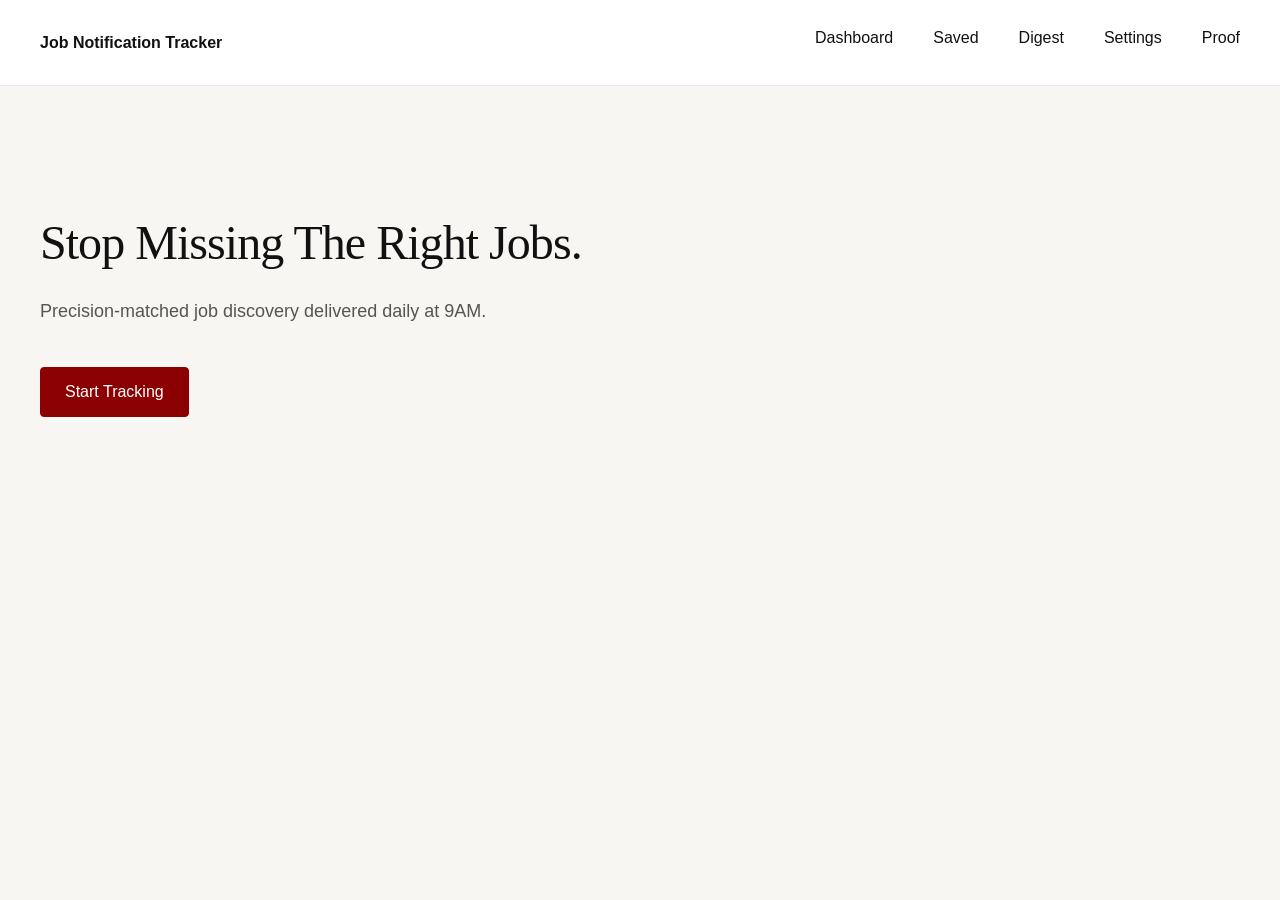
<file: index.html>
<!DOCTYPE html>
<html lang="en">
<head>
  <meta charset="UTF-8">
  <meta name="viewport" content="width=device-width, initial-scale=1.0">
  <title>Job Notification Tracker</title>
  <link rel="stylesheet" href="design-system/index.css">
  <link rel="stylesheet" href="design-system/app.css">
</head>
<body>
  <div class="app-shell">
    <header class="app-nav">
      <a href="/" class="app-nav-brand">Job Notification Tracker</a>
      <nav class="app-nav-links" aria-label="Main">
        <a class="app-nav-link" href="/dashboard">Dashboard</a>
        <a class="app-nav-link" href="/saved">Saved</a>
        <a class="app-nav-link" href="/digest">Digest</a>
        <a class="app-nav-link" href="/settings">Settings</a>
        <a class="app-nav-link" href="/proof">Proof</a>
      </nav>
      <button type="button" class="app-nav-toggle" id="app-nav-toggle" aria-label="Open menu" aria-expanded="false">
        <span class="app-nav-toggle-icon" aria-hidden="true">
          <span></span>
          <span></span>
          <span></span>
        </span>
      </button>
    </header>
    <main id="app-content" class="app-main">
      <div class="landing">
        <h1 class="landing-headline">Stop Missing The Right Jobs.</h1>
        <p class="landing-subtext">Precision-matched job discovery delivered daily at 9AM.</p>
        <a href="/settings" class="btn btn-primary landing-cta">Start Tracking</a>
      </div>
    </main>
  </div>
  <script src="js/jobs-data.js"></script>
  <script src="js/app.js"></script>
</body>
</html>
</file>
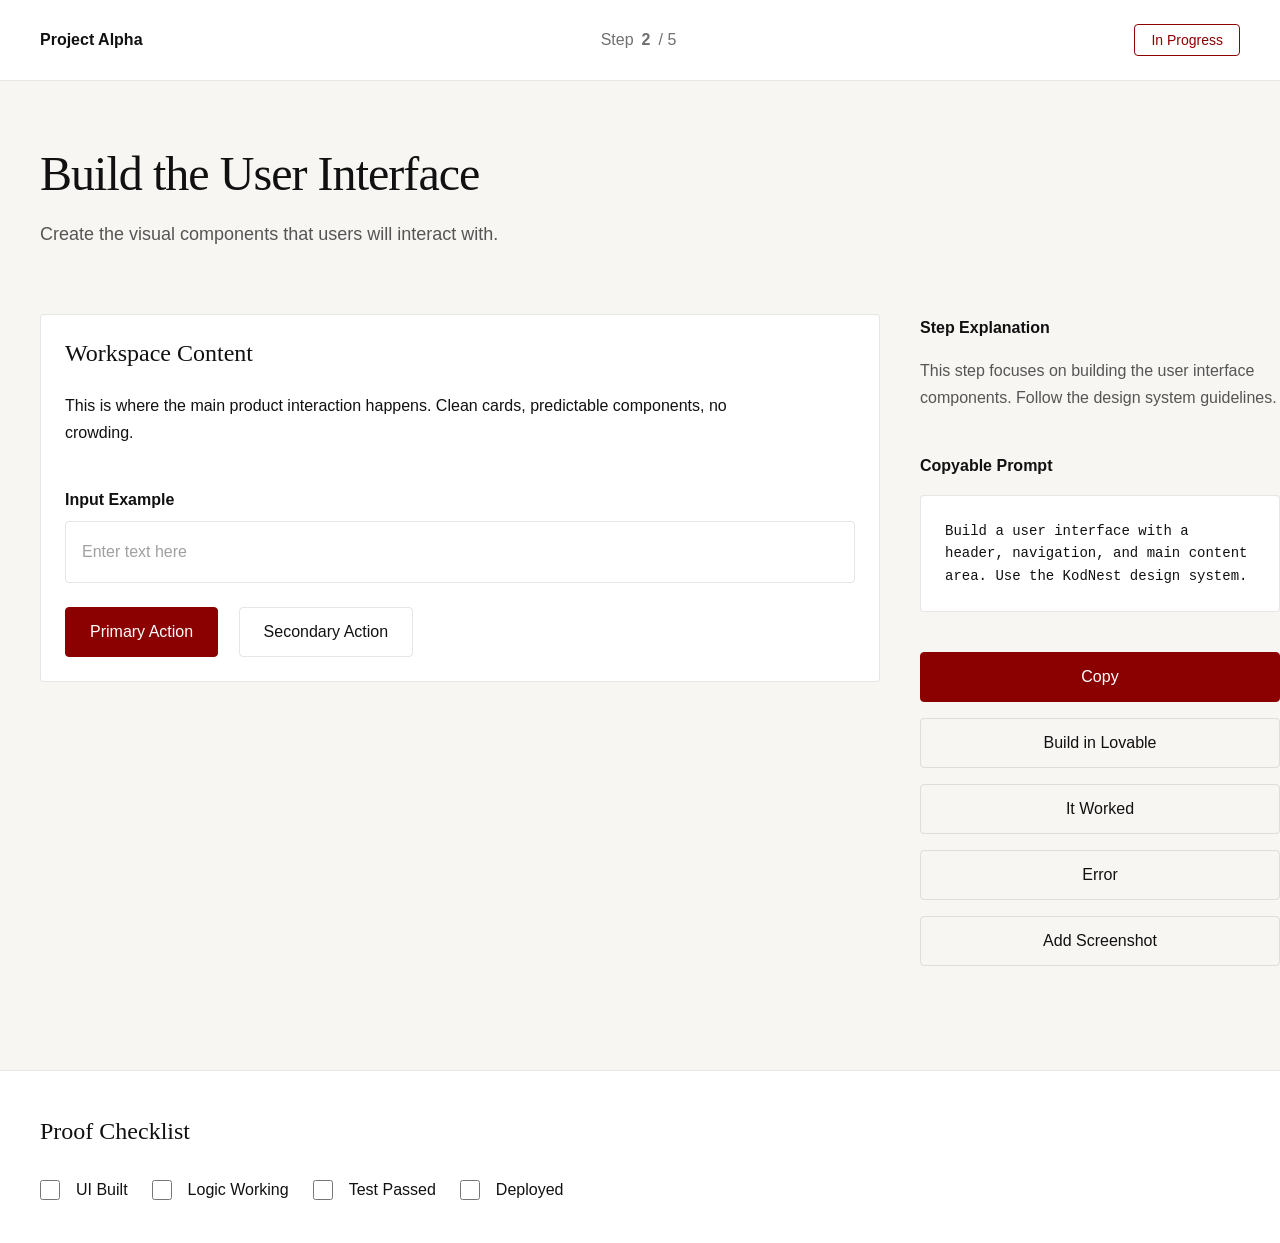
<file: demo.html>
<!DOCTYPE html>
<html lang="en">
<head>
  <meta charset="UTF-8">
  <meta name="viewport" content="width=device-width, initial-scale=1.0">
  <title>KodNest Premium Build System - Demo</title>
  <link rel="stylesheet" href="design-system/index.css">
</head>
<body>
  <div class="app-container">
    <!-- Top Bar -->
    <div class="top-bar">
      <div class="top-bar-left">Project Alpha</div>
      <div class="top-bar-center">Step <strong>2</strong> / 5</div>
      <div class="top-bar-right">
        <span class="badge badge-in-progress">In Progress</span>
      </div>
    </div>

    <!-- Context Header -->
    <div class="context-header">
      <h1>Build the User Interface</h1>
      <p class="context-header-subtext">Create the visual components that users will interact with.</p>
    </div>

    <!-- Main Content -->
    <div class="main-content">
      <!-- Primary Workspace -->
      <div class="primary-workspace">
        <div class="card">
          <div class="card-header">
            <h3 class="card-title">Workspace Content</h3>
          </div>
          <div class="card-body">
            <p>This is where the main product interaction happens. Clean cards, predictable components, no crowding.</p>
            
            <div style="margin-top: var(--spacing-lg);">
              <label style="display: block; margin-bottom: var(--spacing-xs); font-weight: 600;">Input Example</label>
              <input type="text" class="input" placeholder="Enter text here">
            </div>

            <div style="margin-top: var(--spacing-md);">
              <button class="btn btn-primary">Primary Action</button>
              <button class="btn btn-secondary" style="margin-left: var(--spacing-sm);">Secondary Action</button>
            </div>
          </div>
        </div>
      </div>

      <!-- Secondary Panel -->
      <div class="secondary-panel">
        <div class="secondary-panel-section">
          <div class="secondary-panel-title">Step Explanation</div>
          <p class="secondary-panel-text">This step focuses on building the user interface components. Follow the design system guidelines.</p>
        </div>

        <div class="secondary-panel-section">
          <div class="secondary-panel-title">Copyable Prompt</div>
          <div class="prompt-box">Build a user interface with a header, navigation, and main content area. Use the KodNest design system.</div>
        </div>

        <div class="secondary-panel-section">
          <div class="secondary-panel-actions">
            <button class="btn btn-primary">Copy</button>
            <button class="btn btn-secondary">Build in Lovable</button>
            <button class="btn btn-secondary">It Worked</button>
            <button class="btn btn-secondary">Error</button>
            <button class="btn btn-secondary">Add Screenshot</button>
          </div>
        </div>
      </div>
    </div>

    <!-- Proof Footer -->
    <div class="proof-footer">
      <div class="proof-footer-title">Proof Checklist</div>
      <div class="proof-checklist">
        <label class="proof-item checkbox">
          <input type="checkbox" class="checkbox-input">
          <span class="checkbox-label">UI Built</span>
        </label>
        <label class="proof-item checkbox">
          <input type="checkbox" class="checkbox-input">
          <span class="checkbox-label">Logic Working</span>
        </label>
        <label class="proof-item checkbox">
          <input type="checkbox" class="checkbox-input">
          <span class="checkbox-label">Test Passed</span>
        </label>
        <label class="proof-item checkbox">
          <input type="checkbox" class="checkbox-input">
          <span class="checkbox-label">Deployed</span>
        </label>
      </div>
    </div>
  </div>
</body>
</html>
</file>
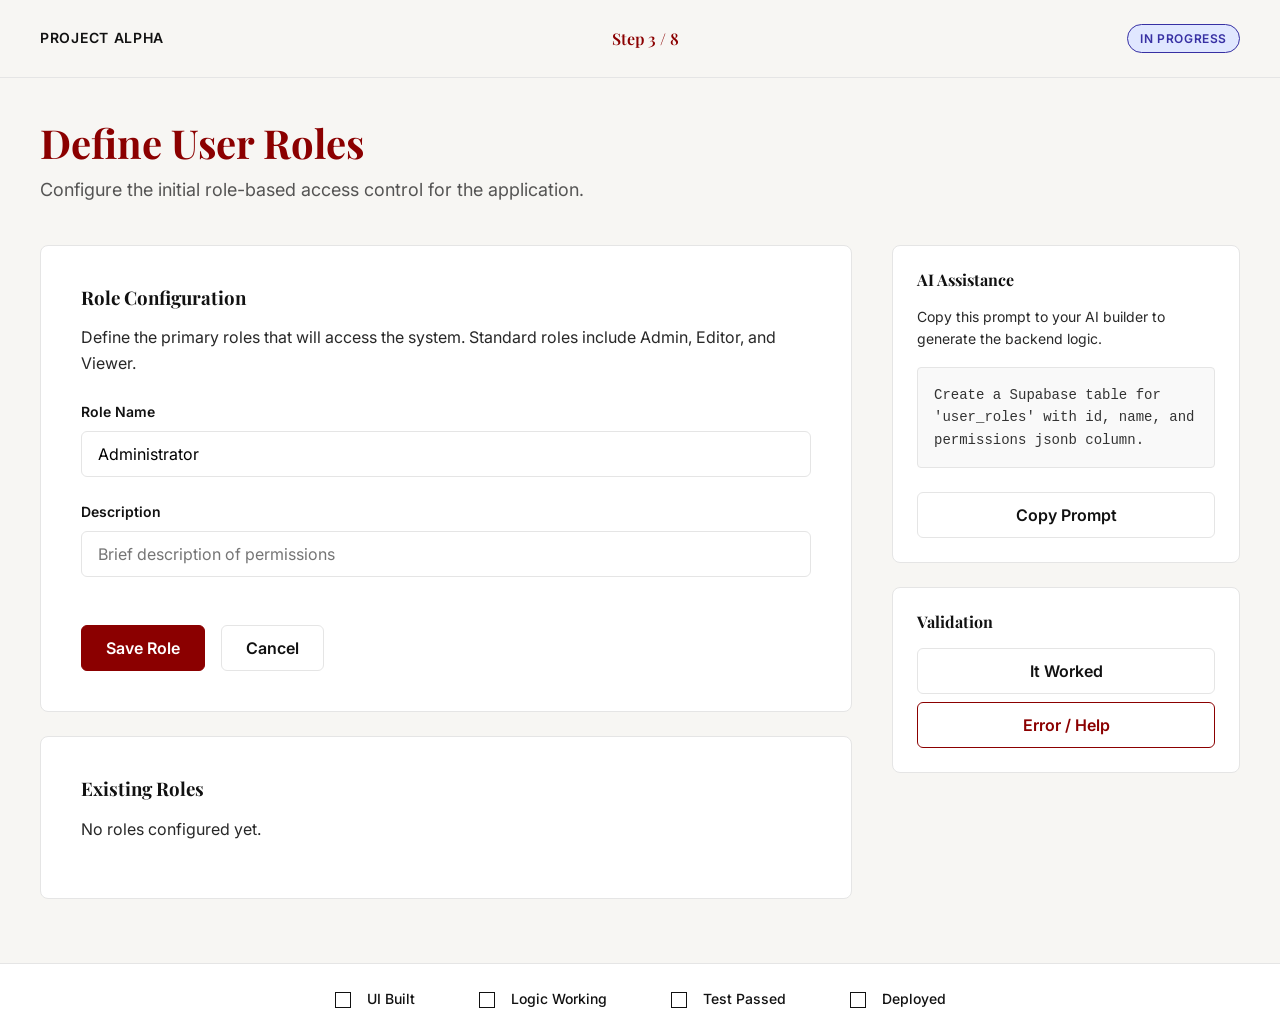
<file: design-system/preview.html>
<!DOCTYPE html>
<html lang="en">
<head>
  <meta charset="UTF-8">
  <title>KodNest Premium Build System — Preview</title>
  <link rel="stylesheet" href="kodnest.css">
  <style>
    /* Inline styles for preview purposes only (e.g. checkbox state simulation) */
    .checkbox-mock {
      width: 16px; 
      height: 16px; 
      border: 1px solid var(--kn-color-text); 
      display: inline-block;
      margin-right: 8px;
    }
  </style>
</head>
<body>

  <div class="kn-layout">
    
    <!-- 1. TOP BAR -->
    <header class="kn-top-bar">
      <div class="kn-top-bar-title">Project Alpha</div>
      <div class="kn-progress-indicator">Step 3 / 8</div>
      <div class="kn-status-badge in-progress">In Progress</div>
    </header>

    <!-- 2. CONTEXT HEADER -->
    <section class="kn-context-header">
      <h1>Define User Roles</h1>
      <p>Configure the initial role-based access control for the application.</p>
    </section>

    <!-- 3. MAIN CONTENT (Workspace + Panel) -->
    <main class="kn-content-grid">
      
      <!-- Primary Workspace (70%) -->
      <div class="kn-workspace">
        <div class="kn-card">
          <h3>Role Configuration</h3>
          <p>Define the primary roles that will access the system. Standard roles include Admin, Editor, and Viewer.</p>
          
          <div style="margin-top: 24px;">
            <label class="kn-label">Role Name</label>
            <input type="text" class="kn-input" placeholder="e.g. Super Admin" value="Administrator">
            
            <label class="kn-label">Description</label>
            <input type="text" class="kn-input" placeholder="Brief description of permissions">
            
            <div style="display: flex; gap: 16px; margin-top: 24px;">
              <button class="kn-btn kn-btn-primary">Save Role</button>
              <button class="kn-btn kn-btn-secondary">Cancel</button>
            </div>
          </div>
        </div>

        <div class="kn-card">
          <h3>Existing Roles</h3>
          <p>No roles configured yet.</p>
        </div>
      </div>

      <!-- Secondary Panel (30%) -->
      <aside class="kn-secondary-panel">
        <div class="kn-panel-box">
          <h4>AI Assistance</h4>
          <p style="font-size: 0.875rem;">Copy this prompt to your AI builder to generate the backend logic.</p>
          
          <div class="kn-prompt-box">
            Create a Supabase table for 'user_roles' with id, name, and permissions jsonb column.
          </div>
          
          <button class="kn-btn kn-btn-secondary" style="width: 100%; justify-content: center;">Copy Prompt</button>
        </div>

        <div class="kn-panel-box">
          <h4>Validation</h4>
          <button class="kn-btn kn-btn-secondary" style="width: 100%; justify-content: center; margin-bottom: 8px;">It Worked</button>
          <button class="kn-btn kn-btn-secondary" style="width: 100%; justify-content: center; color: var(--kn-color-accent); border-color: var(--kn-color-accent);">Error / Help</button>
        </div>
      </aside>

    </main>

    <!-- 4. PROOF FOOTER -->
    <footer class="kn-proof-footer">
      <div class="kn-proof-item"><span class="checkbox-mock"></span> UI Built</div>
      <div class="kn-proof-item"><span class="checkbox-mock"></span> Logic Working</div>
      <div class="kn-proof-item"><span class="checkbox-mock"></span> Test Passed</div>
      <div class="kn-proof-item"><span class="checkbox-mock"></span> Deployed</div>
    </footer>

  </div>

</body>
</html>
</file>
<file: design-system/index.css>
/* KodNest Premium Build System - Main Entry Point */

@import './tokens.css';
@import './base.css';
@import './components.css';
@import './layout.css';
</file>
<file: design-system/app.css>
/* KodNest Premium Build System - Job Notification Tracker App Shell */

/* App layout */
.app-shell {
  min-height: 100vh;
  display: flex;
  flex-direction: column;
  background-color: var(--color-background);
}

/* Top navigation bar */
.app-nav {
  display: flex;
  align-items: center;
  justify-content: space-between;
  padding: var(--spacing-md) var(--spacing-lg);
  background-color: #FFFFFF;
  border-bottom: var(--border-width) solid var(--border-color);
}

.app-nav-brand {
  font-family: var(--font-body);
  font-size: var(--font-size-body);
  font-weight: 600;
  color: var(--color-text-primary);
  text-decoration: none;
  transition: color var(--transition-speed) var(--transition-easing);
}

.app-nav-brand:hover {
  color: var(--color-accent);
}

.app-nav-links {
  display: flex;
  align-items: center;
  gap: var(--spacing-lg);
}

.app-nav-links a {
  font-family: var(--font-body);
  font-size: var(--font-size-body);
  color: var(--color-text-primary);
  text-decoration: none;
  padding-bottom: var(--spacing-xs);
  border-bottom: 2px solid transparent;
  transition: border-color var(--transition-speed) var(--transition-easing),
    color var(--transition-speed) var(--transition-easing);
}

.app-nav-links a:hover {
  color: var(--color-accent);
}

.app-nav-links a.active {
  color: var(--color-accent);
  border-bottom-color: var(--color-accent);
}

/* Hamburger (mobile) */
.app-nav-toggle {
  display: none;
  align-items: center;
  justify-content: center;
  width: 40px;
  height: 40px;
  padding: 0;
  background: none;
  border: var(--border-width) solid var(--border-color);
  border-radius: var(--border-radius);
  cursor: pointer;
  color: var(--color-text-primary);
  transition: border-color var(--transition-speed) var(--transition-easing),
    background-color var(--transition-speed) var(--transition-easing);
}

.app-nav-toggle:hover {
  border-color: var(--color-accent);
  background-color: rgba(139, 0, 0, 0.05);
}

.app-nav-toggle-icon {
  display: flex;
  flex-direction: column;
  gap: 5px;
}

.app-nav-toggle-icon span {
  display: block;
  width: 20px;
  height: 2px;
  background-color: var(--color-text-primary);
  transition: transform var(--transition-speed) var(--transition-easing);
}

.app-nav-toggle[aria-expanded="true"] .app-nav-toggle-icon span:nth-child(1) {
  transform: translateY(7px) rotate(45deg);
}

.app-nav-toggle[aria-expanded="true"] .app-nav-toggle-icon span:nth-child(2) {
  opacity: 0;
}

.app-nav-toggle[aria-expanded="true"] .app-nav-toggle-icon span:nth-child(3) {
  transform: translateY(-7px) rotate(-45deg);
}

/* Main content area */
.app-main {
  flex: 1;
  padding: var(--spacing-xl) var(--spacing-lg);
}

.app-placeholder {
  max-width: var(--max-width-text);
}

.app-placeholder-title {
  font-family: var(--font-heading);
  font-size: var(--font-size-heading-xl);
  font-weight: 400;
  line-height: var(--line-height-heading);
  color: var(--color-text-primary);
  margin: 0 0 var(--spacing-sm);
}

.app-placeholder-subtext {
  font-family: var(--font-body);
  font-size: var(--font-size-body-lg);
  line-height: var(--line-height-body-lg);
  color: rgba(17, 17, 17, 0.6);
  margin: 0;
}

/* Landing page */
.landing {
  max-width: var(--max-width-text);
  padding: var(--spacing-xl) 0;
}

.landing-headline {
  font-family: var(--font-heading);
  font-size: var(--font-size-heading-xl);
  font-weight: 400;
  line-height: var(--line-height-heading);
  color: var(--color-text-primary);
  margin: 0 0 var(--spacing-md);
}

.landing-subtext {
  font-family: var(--font-body);
  font-size: var(--font-size-body-lg);
  line-height: var(--line-height-body-lg);
  color: rgba(17, 17, 17, 0.7);
  margin: 0 0 var(--spacing-lg);
}

.landing-cta {
  display: inline-block;
}

/* Settings form */
.settings-page {
  max-width: var(--max-width-text);
}

.settings-page h1 {
  font-family: var(--font-heading);
  font-size: var(--font-size-heading-xl);
  font-weight: 400;
  margin: 0 0 var(--spacing-lg);
  color: var(--color-text-primary);
}

.settings-form {
  display: flex;
  flex-direction: column;
  gap: var(--spacing-lg);
}

.form-group {
  display: flex;
  flex-direction: column;
  gap: var(--spacing-xs);
}

.form-group label {
  font-family: var(--font-body);
  font-size: var(--font-size-body);
  font-weight: 600;
  color: var(--color-text-primary);
}

.form-group .input,
.form-group select.input {
  max-width: 100%;
}

/* Empty states (premium) */
.app-empty-state {
  max-width: var(--max-width-text);
  padding: var(--spacing-xl) 0;
}

.app-empty-state-title {
  font-family: var(--font-heading);
  font-size: var(--font-size-heading-lg);
  font-weight: 400;
  line-height: var(--line-height-heading);
  color: var(--color-text-primary);
  margin: 0 0 var(--spacing-sm);
}

.app-empty-state-text {
  font-family: var(--font-body);
  font-size: var(--font-size-body-lg);
  line-height: var(--line-height-body-lg);
  color: rgba(17, 17, 17, 0.6);
  margin: 0;
}

/* Proof placeholder */
.proof-placeholder {
  max-width: var(--max-width-text);
  padding: var(--spacing-xl) 0;
}

.proof-placeholder h1 {
  font-family: var(--font-heading);
  font-size: var(--font-size-heading-xl);
  font-weight: 400;
  margin: 0 0 var(--spacing-sm);
  color: var(--color-text-primary);
}

.proof-placeholder p {
  font-family: var(--font-body);
  font-size: var(--font-size-body-lg);
  line-height: var(--line-height-body-lg);
  color: rgba(17, 17, 17, 0.6);
  margin: 0;
}

/* Filter bar */
.filter-bar {
  display: flex;
  flex-wrap: wrap;
  gap: var(--spacing-sm);
  align-items: center;
  margin-bottom: var(--spacing-lg);
  padding: var(--spacing-md);
  background-color: #FFFFFF;
  border: var(--border-width) solid var(--border-color);
  border-radius: var(--border-radius);
}

.filter-bar .input,
.filter-bar select.input {
  min-width: 120px;
  max-width: 180px;
}

.filter-bar label {
  font-family: var(--font-body);
  font-size: var(--font-size-body);
  font-weight: 600;
  color: var(--color-text-primary);
  margin-right: var(--spacing-xs);
}

.filter-group {
  display: flex;
  align-items: center;
  gap: var(--spacing-xs);
}

/* Job cards */
.dashboard-page h1,
.saved-page h1 {
  font-family: var(--font-heading);
  font-size: var(--font-size-heading-xl);
  font-weight: 400;
  margin: 0 0 var(--spacing-lg);
  color: var(--color-text-primary);
}

.jobs-list {
  display: flex;
  flex-direction: column;
  gap: var(--spacing-md);
}

.job-card {
  background-color: #FFFFFF;
  border: var(--border-width) solid var(--border-color);
  border-radius: var(--border-radius);
  padding: var(--spacing-md);
  transition: border-color var(--transition-speed) var(--transition-easing);
}

.job-card:hover {
  border-color: rgba(17, 17, 17, 0.2);
}

.job-card-title {
  font-family: var(--font-heading);
  font-size: var(--font-size-heading-sm);
  font-weight: 400;
  margin: 0 0 var(--spacing-xs);
  color: var(--color-text-primary);
}

.job-card-company {
  font-family: var(--font-body);
  font-size: var(--font-size-body);
  font-weight: 600;
  color: var(--color-text-primary);
  margin-bottom: var(--spacing-xs);
}

.job-card-meta {
  font-family: var(--font-body);
  font-size: var(--font-size-body);
  color: rgba(17, 17, 17, 0.7);
  margin-bottom: var(--spacing-sm);
}

.job-card-footer {
  display: flex;
  flex-wrap: wrap;
  align-items: center;
  gap: var(--spacing-sm);
  margin-top: var(--spacing-md);
  padding-top: var(--spacing-md);
  border-top: var(--border-width) solid var(--border-color);
}

.job-card-badges {
  display: flex;
  flex-wrap: wrap;
  gap: var(--spacing-xs);
  align-items: center;
}

.job-source-badge {
  display: inline-flex;
  padding: var(--spacing-xs) var(--spacing-sm);
  font-family: var(--font-body);
  font-size: 0.75rem;
  line-height: 1;
  border-radius: var(--border-radius);
  border: var(--border-width) solid var(--border-color);
  background-color: var(--color-background);
  color: var(--color-text-primary);
}

.job-posted {
  font-family: var(--font-body);
  font-size: 0.875rem;
  color: rgba(17, 17, 17, 0.5);
}

.job-card-actions {
  display: flex;
  flex-wrap: wrap;
  gap: var(--spacing-sm);
  margin-left: auto;
}

.job-card-footer {
  flex-wrap: wrap;
}

.job-card-footer .job-card-badges {
  flex: 1;
  min-width: 0;
}

/* Modal */
.modal-overlay {
  position: fixed;
  inset: 0;
  background-color: rgba(17, 17, 17, 0.4);
  display: flex;
  align-items: center;
  justify-content: center;
  padding: var(--spacing-lg);
  z-index: 1000;
  transition: opacity var(--transition-speed) var(--transition-easing);
}

.modal-overlay.is-hidden {
  opacity: 0;
  pointer-events: none;
}

.modal {
  background-color: #FFFFFF;
  border: var(--border-width) solid var(--border-color);
  border-radius: var(--border-radius);
  padding: var(--spacing-lg);
  max-width: 560px;
  width: 100%;
  max-height: 85vh;
  overflow-y: auto;
}

.modal-title {
  font-family: var(--font-heading);
  font-size: var(--font-size-heading-md);
  font-weight: 400;
  margin: 0 0 var(--spacing-sm);
  color: var(--color-text-primary);
}

.modal-company {
  font-family: var(--font-body);
  font-size: var(--font-size-body);
  font-weight: 600;
  color: var(--color-text-primary);
  margin-bottom: var(--spacing-md);
}

.modal-description {
  font-family: var(--font-body);
  font-size: var(--font-size-body);
  line-height: var(--line-height-body);
  color: var(--color-text-primary);
  margin-bottom: var(--spacing-md);
}

.modal-skills-title {
  font-family: var(--font-body);
  font-size: var(--font-size-body);
  font-weight: 600;
  margin-bottom: var(--spacing-xs);
  color: var(--color-text-primary);
}

.modal-skills {
  display: flex;
  flex-wrap: wrap;
  gap: var(--spacing-xs);
  margin-bottom: var(--spacing-md);
}

.modal-skill-tag {
  padding: var(--spacing-xs) var(--spacing-sm);
  font-family: var(--font-body);
  font-size: 0.875rem;
  border-radius: var(--border-radius);
  border: var(--border-width) solid var(--border-color);
  background-color: var(--color-background);
  color: var(--color-text-primary);
}

.modal-close {
  margin-top: var(--spacing-md);
}

/* Responsive: collapse nav into hamburger */
@media (max-width: 768px) {
  .app-nav-toggle {
    display: flex;
  }

  .app-nav-links {
    position: absolute;
    top: 100%;
    left: 0;
    right: 0;
    flex-direction: column;
    align-items: stretch;
    padding: var(--spacing-md);
    background-color: #FFFFFF;
    border-bottom: var(--border-width) solid var(--border-color);
    gap: 0;
    display: none;
  }

  .app-nav-links.is-open {
    display: flex;
  }

  .app-nav-links a {
    padding: var(--spacing-sm) var(--spacing-md);
    border-bottom: none;
    border-left: 3px solid transparent;
  }

  .app-nav-links a.active {
    border-left-color: var(--color-accent);
    border-bottom-color: transparent;
  }

  .app-nav {
    position: relative;
  }
}

/* Match Badges */
.match-badge {
  display: inline-flex;
  padding: 4px 8px;
  border-radius: var(--border-radius);
  font-family: var(--font-body);
  font-size: 0.75rem;
  font-weight: 600;
  margin-left: var(--spacing-sm);
  vertical-align: middle;
}

.match-badge-high {
  background-color: #d1fae5;
  color: #065f46;
  border: 1px solid #a7f3d0;
}

.match-badge-amber {
  background-color: #fef3c7;
  color: #92400e;
  border: 1px solid #fde68a;
}

.match-badge-neutral {
  background-color: #f3f4f6;
  color: #1f2937;
  border: 1px solid #e5e7eb;
}

.match-badge-low {
  background-color: #f9fafb;
  color: #9ca3af;
  border: 1px solid #e5e7eb;
}

.job-card-header {
  display: flex;
  align-items: flex-start;
  justify-content: space-between;
  margin-bottom: var(--spacing-xs);
}

.job-card-header .job-card-title {
  margin: 0;
  flex: 1;
}

/* Preference Banner */
.preference-banner {
  background-color: #eff6ff;
  border: 1px solid #bfdbfe;
  border-radius: var(--border-radius);
  padding: var(--spacing-md);
  margin-bottom: var(--spacing-lg);
  display: flex;
  align-items: center;
  justify-content: space-between;
}

.preference-banner p {
  margin: 0;
  color: #1e40af;
  font-family: var(--font-body);
  font-weight: 500;
}

.btn-sm {
  padding: var(--spacing-xs) var(--spacing-md);
  font-size: 0.875rem;
}

/* Settings Form Extras */
.input-range {
  width: 100%;
  margin-top: var(--spacing-xs);
}

.checkbox-group {
  display: flex;
  flex-wrap: wrap;
  gap: var(--spacing-md);
  padding: var(--spacing-sm) 0;
}

.checkbox-label {
  display: flex;
  align-items: center;
  gap: var(--spacing-xs);
  font-family: var(--font-body);
  color: var(--color-text-primary);
  cursor: pointer;
}

.form-actions {
  margin-top: var(--spacing-lg);
}

/* Toggle Switch */
.toggle-group {
  margin-left: auto;
  /* Push to right in flex container if space permits */
  padding-left: var(--spacing-md);
  border-left: 1px solid var(--border-color);
}

.toggle-switch {
  position: relative;
  display: inline-block;
  width: 44px;
  height: 24px;
}

.toggle-switch input {
  opacity: 0;
  width: 0;
  height: 0;
}

.toggle-slider {
  position: absolute;
  cursor: pointer;
  top: 0;
  left: 0;
  right: 0;
  bottom: 0;
  background-color: #ccc;
  transition: .4s;
  border-radius: 24px;
}

.toggle-slider:before {
  position: absolute;
  content: "";
  height: 18px;
  width: 18px;
  left: 3px;
  bottom: 3px;
  background-color: white;
  transition: .4s;
  border-radius: 50%;
}

input:checked+.toggle-slider {
  background-color: var(--color-accent);
}

input:checked+.toggle-slider:before {
  transform: translateX(20px);
}

/* Digest Page */
.digest-landing {
  text-align: center;
  padding: var(--spacing-xxl) var(--spacing-md);
  max-width: 600px;
  margin: 0 auto;
}

.digest-landing h1 {
  font-size: 2rem;
  margin-bottom: var(--spacing-md);
  color: var(--color-text-primary);
}

.digest-landing p {
  color: var(--color-text-secondary);
  margin-bottom: var(--spacing-lg);
}

.digest-page {
  background-color: #f3f4f6;
  /* Off-white for email bg feel */
  min-height: calc(100vh - 60px);
  padding: var(--spacing-lg) var(--spacing-md);
  display: flex;
  justify-content: center;
}

.digest-container {
  width: 100%;
  max-width: 600px;
}

.digest-card {
  background-color: #ffffff;
  border-radius: 8px;
  box-shadow: 0 4px 6px -1px rgba(0, 0, 0, 0.1), 0 2px 4px -1px rgba(0, 0, 0, 0.06);
  overflow: hidden;
  margin-bottom: var(--spacing-lg);
}

.digest-header {
  background-color: #f9fafb;
  padding: var(--spacing-lg);
  border-bottom: 1px solid var(--border-color);
  text-align: center;
}

.digest-header h2 {
  font-size: 1.25rem;
  margin: 0 0 var(--spacing-xs) 0;
  color: var(--color-text-primary);
}

.digest-header p {
  margin: 0;
  color: var(--color-text-secondary);
  font-size: 0.875rem;
}

.digest-body {
  padding: 0;
}

.digest-job-item {
  padding: var(--spacing-md);
  border-bottom: 1px solid var(--border-color);
}

.digest-job-item:last-child {
  border-bottom: none;
}

.digest-job-header {
  display: flex;
  justify-content: space-between;
  align-items: flex-start;
  margin-bottom: 4px;
}

.digest-job-title {
  font-size: 1rem;
  font-weight: 600;
  color: #111827;
  margin: 0;
}

.digest-job-meta {
  font-size: 0.875rem;
  color: var(--color-text-secondary);
  margin-bottom: var(--spacing-sm);
}

.digest-job-footer {
  display: flex;
  justify-content: space-between;
  align-items: center;
  font-size: 0.75rem;
  color: var(--color-text-muted);
}

.digest-footer {
  background-color: #f9fafb;
  padding: var(--spacing-md);
  text-align: center;
  border-top: 1px solid var(--border-color);
}

.digest-footer p {
  margin: 0;
  font-size: 0.75rem;
  color: var(--color-text-muted);
}

.digest-actions {
  display: flex;
  gap: var(--spacing-md);
  justify-content: center;
}

/* Helper for mock apply button in digest */
.btn-apply-mock {
  padding: 4px 12px;
  font-size: 0.75rem;
}

/* Status Tracking */
.job-card-actions {
  display: flex;
  align-items: center;
  gap: var(--spacing-sm);
}

.status-select {
  padding: 4px 8px;
  border-radius: 4px;
  border: 1px solid var(--border-color);
  background-color: white;
  font-size: 0.875rem;
  color: var(--color-text-primary);
  cursor: pointer;
}

.status-badge-applied {
  border-left: 4px solid #3b82f6;
}

.job-card.status-badge-applied {
  border-left: 4px solid #3b82f6;
}

.job-card.status-badge-rejected {
  border-left: 4px solid #ef4444;
}

.job-card.status-badge-selected {
  border-left: 4px solid #10b981;
}

/* Toast Notification */
.app-toast {
  position: fixed;
  bottom: 20px;
  right: 20px;
  background-color: #1f2937;
  color: white;
  padding: 12px 24px;
  border-radius: 8px;
  box-shadow: 0 10px 15px -3px rgba(0, 0, 0, 0.1);
  font-size: 0.875rem;
  opacity: 0;
  transform: translateY(20px);
  transition: opacity 0.3s ease, transform 0.3s ease;
  z-index: 1000;
}

.app-toast.show {
  opacity: 1;
  transform: translateY(0);
}

/* Digest Status Updates */
.digest-section {
  margin-top: 0;
  padding: var(--spacing-md);
  border-top: 1px solid var(--border-color);
  background-color: #ffffff;
}

.digest-section-title {
  font-size: 1rem;
  margin: 0 0 var(--spacing-sm) 0;
  color: var(--color-text-primary);
}

.digest-updates-list {
  display: flex;
  flex-direction: column;
  gap: var(--spacing-sm);
}

.digest-update-item {
  padding: var(--spacing-sm);
  background-color: #f9fafb;
  border-radius: 4px;
  border-left-width: 4px;
  border-left-style: solid;
  border-left-color: #e5e7eb;
  /* default/neutral */
  font-size: 0.875rem;
}

.digest-update-item.status-badge-applied {
  border-left-color: #3b82f6;
}

.digest-update-item.status-badge-rejected {
  border-left-color: #ef4444;
}

.digest-update-item.status-badge-selected {
  border-left-color: #10b981;
}

.digest-update-item strong {
  color: var(--color-text-primary);
}

/* Test Checklist & Ship Page */
.test-page,
.ship-page {
  padding: var(--spacing-xl) var(--spacing-md);
  display: flex;
  justify-content: center;
}

.test-card,
.ship-card {
  background: white;
  border-radius: 12px;
  box-shadow: 0 4px 6px -1px rgba(0, 0, 0, 0.1);
  padding: var(--spacing-xl);
  width: 100%;
  max-width: 600px;
}

.test-header,
.ship-card {
  text-align: center;
  margin-bottom: var(--spacing-lg);
}

.test-summary {
  font-size: 1.125rem;
  margin: var(--spacing-sm) 0;
}

.text-success {
  color: #10b981;
}

.text-warning {
  color: #f59e0b;
}

.test-list {
  display: flex;
  flex-direction: column;
  gap: var(--spacing-sm);
  margin-bottom: var(--spacing-xl);
}

.test-item {
  display: flex;
  align-items: center;
  padding: var(--spacing-sm);
  border: 1px solid var(--border-color);
  border-radius: 6px;
  transition: background-color 0.2s;
}

.test-item:hover {
  background-color: #f9fafb;
}

.checkbox-label {
  display: flex;
  align-items: center;
  gap: var(--spacing-md);
  cursor: pointer;
  width: 100%;
}

.checkbox-label input[type="checkbox"] {
  width: 1.25rem;
  height: 1.25rem;
  cursor: pointer;
}

.test-actions,
.ship-actions {
  display: flex;
  justify-content: center;
  gap: var(--spacing-md);
  margin-top: var(--spacing-lg);
}

.ship-card h1 {
  font-size: 2.5rem;
  margin-bottom: var(--spacing-md);
}

/* Test Tooltips */
.test-tooltip {
  width: 20px;
  height: 20px;
  background-color: #e5e7eb;
  color: #6b7280;
  border-radius: 50%;
  display: flex;
  align-items: center;
  justify-content: center;
  font-size: 0.75rem;
  font-weight: bold;
  cursor: help;
  position: relative;
  flex-shrink: 0;
  margin-left: auto;
  /* Push to right */
}

.test-tooltip:hover {
  background-color: #3b82f6;
  color: white;
}

.test-tooltip::after {
  content: attr(data-tooltip);
  position: absolute;
  bottom: 100%;
  right: 0;
  transform: translateY(-8px);
  background-color: #1f2937;
  color: white;
  padding: 8px 12px;
  border-radius: 6px;
  font-size: 0.75rem;
  line-height: 1.4;
  white-space: normal;
  box-shadow: 0 4px 6px -1px rgba(0, 0, 0, 0.1);
  z-index: 100;
  min-width: 200px;
  text-align: center;
  opacity: 0;
  visibility: hidden;
  transition: opacity 0.2s, visibility 0.2s;
  pointer-events: none;
}

.test-tooltip:hover::after {
  opacity: 1;
  visibility: visible;
}

/* Final Proof Page */
.proof-page {
  padding: var(--spacing-xl) var(--spacing-md);
  display: flex;
  justify-content: center;
}

.proof-container {
  max-width: 700px;
  width: 100%;
}

.proof-header {
  margin-bottom: var(--spacing-xl);
  display: flex;
  flex-direction: column;
  align-items: center;
  gap: var(--spacing-sm);
  text-align: center;
}

.project-status-badge {
  display: inline-block;
  padding: 6px 12px;
  border-radius: 20px;
  font-size: 0.875rem;
  font-weight: 600;
  text-transform: uppercase;
  letter-spacing: 0.05em;
}

.status-not-started {
  background-color: #f3f4f6;
  color: #6b7280;
}

.status-in-progress {
  background-color: #dbeafe;
  color: #1e40af;
}

.status-shipped {
  background-color: #d1fae5;
  color: #065f46;
}

.proof-section {
  background: white;
  border-radius: 12px;
  padding: var(--spacing-xl);
  box-shadow: 0 4px 6px -1px rgba(0, 0, 0, 0.1);
  margin-bottom: var(--spacing-lg);
}

.proof-section h3 {
  margin-bottom: var(--spacing-md);
  font-size: 1.25rem;
  border-bottom: 1px solid var(--border-color);
  padding-bottom: var(--spacing-sm);
  color: var(--color-text-primary);
}

.proof-steps-list {
  display: grid;
  grid-template-columns: repeat(auto-fill, minmax(200px, 1fr));
  gap: var(--spacing-md);
}

.proof-step-item {
  display: flex;
  justify-content: space-between;
  align-items: center;
  padding: var(--spacing-sm);
  background-color: #f9fafb;
  border-radius: 6px;
  border: 1px solid var(--border-color);
}

.proof-step-label {
  font-weight: 500;
  font-size: 0.875rem;
}

.proof-step-status {
  font-size: 0.75rem;
  padding: 2px 6px;
  border-radius: 4px;
  background-color: #d1fae5;
  color: #065f46;
}

.proof-form {
  display: flex;
  flex-direction: column;
  gap: var(--spacing-md);
}

.proof-actions {
  text-align: center;
  margin-top: var(--spacing-xl);
}

.proof-success-message {
  margin-top: var(--spacing-xl);
  text-align: center;
  color: #10b981;
  font-size: 1.125rem;
  font-weight: 500;
  animation: fadeIn 0.5s ease-out;
}

@keyframes fadeIn {
  from {
    opacity: 0;
    transform: translateY(10px);
  }

  to {
    opacity: 1;
    transform: translateY(0);
  }
}
</file>
<file: design-system/kodnest.css>
/* 
  KodNest Premium Build System 
  Design Philosophy: Calm, Intentional, Coherent, Confident
*/

@import url('https://fonts.googleapis.com/css2?family=Inter:wght@400;500;600&family=Playfair+Display:ital,wght@0,600;0,700;1,600&display=swap');

:root {
    /* COLORS */
    --kn-color-bg: #F7F6F3;
    --kn-color-text: #111111;
    --kn-color-accent: #8B0000;
    /* Deep Red */
    --kn-color-accent-hover: #660000;
    --kn-color-border: #E5E5E5;
    --kn-color-success: #4B6F44;
    /* Muted Green */
    --kn-color-warning: #D9A552;
    /* Muted Amber */
    --kn-color-white: #FFFFFF;

    /* SPACING */
    --kn-space-xs: 8px;
    --kn-space-sm: 16px;
    --kn-space-md: 24px;
    --kn-space-lg: 40px;
    --kn-space-xl: 64px;

    /* TYPOGRAPHY */
    --kn-font-serif: 'Playfair Display', serif;
    --kn-font-sans: 'Inter', sans-serif;

    --kn-text-h1: 2.5rem;
    --kn-text-h2: 2rem;
    --kn-text-h3: 1.5rem;
    --kn-text-body: 1rem;
    /* 16px */
    --kn-text-small: 0.875rem;

    /* TRANSITIONS */
    --kn-transition: all 200ms ease-in-out;
}

/* RESET */
* {
    box-sizing: border-box;
    margin: 0;
    padding: 0;
}

body {
    background-color: var(--kn-color-bg);
    color: var(--kn-color-text);
    font-family: var(--kn-font-sans);
    line-height: 1.6;
    -webkit-font-smoothing: antialiased;
    min-height: 100vh;
    display: flex;
    flex-direction: column;
}

/* TYPOGRAPHY UTILITIES */
h1,
h2,
h3,
h4 {
    font-family: var(--kn-font-serif);
    font-weight: 700;
    line-height: 1.25;
    margin-bottom: var(--kn-space-sm);
}

p {
    font-family: var(--kn-font-sans);
    font-size: var(--kn-text-body);
    color: var(--kn-color-text);
    max-width: 720px;
    margin-bottom: var(--kn-space-sm);
    opacity: 0.9;
}

/* GLOBAL LAYOUT STRUCTURE */
.kn-layout {
    display: flex;
    flex-direction: column;
    min-height: 100vh;
}

/* 1. TOP BAR */
.kn-top-bar {
    display: flex;
    justify-content: space-between;
    align-items: center;
    padding: var(--kn-space-md) var(--kn-space-lg);
    border-bottom: 1px solid var(--kn-color-border);
    background-color: var(--kn-color-bg);
    position: sticky;
    top: 0;
    z-index: 100;
}

.kn-top-bar-title {
    font-weight: 600;
    font-size: var(--kn-text-small);
    text-transform: uppercase;
    letter-spacing: 0.05em;
}

.kn-progress-indicator {
    font-family: var(--kn-font-serif);
    font-weight: 600;
    color: var(--kn-color-accent);
}

.kn-status-badge {
    font-size: 0.75rem;
    padding: 4px 12px;
    border-radius: 999px;
    text-transform: uppercase;
    letter-spacing: 0.05em;
    border: 1px solid var(--kn-color-border);
    font-weight: 600;
}

.kn-status-badge.not-started {
    background: #E5E5E5;
    color: #666;
}

.kn-status-badge.in-progress {
    background: #E0E7FF;
    color: #3730A3;
    border-color: #3730A3;
}

.kn-status-badge.shipped {
    background: #DCFCE7;
    color: var(--kn-color-success);
    border-color: var(--kn-color-success);
}


/* 2. CONTEXT HEADER */
.kn-context-header {
    padding: var(--kn-space-lg) var(--kn-space-lg) var(--kn-space-md);
    max-width: 1400px;
    margin: 0 auto;
    width: 100%;
}

.kn-context-header h1 {
    font-size: var(--kn-text-h1);
    color: var(--kn-color-accent);
    margin-bottom: var(--kn-space-xs);
}

.kn-context-header p {
    font-size: 1.125rem;
    opacity: 0.7;
}

/* 3. MAIN CONTENT AREA (Workspace + Panel) */
.kn-content-grid {
    display: grid;
    grid-template-columns: 7fr 3fr;
    /* 70% 30% */
    gap: var(--kn-space-lg);
    padding: 0 var(--kn-space-lg) var(--kn-space-xl);
    max-width: 1400px;
    margin: 0 auto;
    width: 100%;
    flex: 1;
}

/* Primary Workspace */
.kn-workspace {
    display: flex;
    flex-direction: column;
    gap: var(--kn-space-md);
}

.kn-card {
    background: var(--kn-color-white);
    border: 1px solid var(--kn-color-border);
    padding: var(--kn-space-lg);
    border-radius: 8px;
    /* Clean radius */
    transition: var(--kn-transition);
}

.kn-card:hover {
    border-color: #d4d4d4;
    /* No drop shadow on hover, just subtle border shift */
}

/* Secondary Panel */
.kn-secondary-panel {
    display: flex;
    flex-direction: column;
    gap: var(--kn-space-md);
}

.kn-panel-box {
    background: white;
    /* Or transparent? standard says Calm styling */
    padding: var(--kn-space-md);
    border: 1px solid var(--kn-color-border);
    border-radius: 8px;
}

.kn-prompt-box {
    background: #F9F9F9;
    border: 1px solid var(--kn-color-border);
    padding: var(--kn-space-sm);
    font-family: 'Courier New', monospace;
    /* Code feel */
    font-size: 0.875rem;
    color: #333;
    margin-bottom: var(--kn-space-md);
    border-radius: 4px;
}

/* 4. PROOF FOOTER */
.kn-proof-footer {
    border-top: 1px solid var(--kn-color-border);
    background: var(--kn-color-white);
    padding: var(--kn-space-md) var(--kn-space-lg);
    display: flex;
    justify-content: center;
    gap: var(--kn-space-xl);
}

.kn-proof-item {
    display: flex;
    align-items: center;
    gap: var(--kn-space-xs);
    font-weight: 500;
    font-size: var(--kn-text-small);
}

/* COMPONENTS */
.kn-btn {
    display: inline-flex;
    align-items: center;
    justify-content: center;
    padding: 12px 24px;
    font-size: 1rem;
    font-weight: 600;
    border-radius: 6px;
    cursor: pointer;
    transition: var(--kn-transition);
    font-family: var(--kn-font-sans);
    text-decoration: none;
}

.kn-btn-primary {
    background-color: var(--kn-color-accent);
    color: white;
    border: 1px solid var(--kn-color-accent);
}

.kn-btn-primary:hover {
    background-color: var(--kn-color-accent-hover);
    border-color: var(--kn-color-accent-hover);
}

.kn-btn-secondary {
    background-color: transparent;
    color: var(--kn-color-text);
    border: 1px solid var(--kn-color-border);
}

.kn-btn-secondary:hover {
    border-color: var(--kn-color-text);
    background-color: white;
}

/* INPUTS */
.kn-input {
    width: 100%;
    padding: 12px 16px;
    border: 1px solid var(--kn-color-border);
    border-radius: 6px;
    font-family: var(--kn-font-sans);
    font-size: 1rem;
    transition: var(--kn-transition);
    background: white;
    margin-bottom: var(--kn-space-md);
}

.kn-input:focus {
    outline: none;
    border-color: var(--kn-color-text);
}

/* UTILS */
.kn-label {
    display: block;
    font-weight: 600;
    font-size: var(--kn-text-small);
    margin-bottom: var(--kn-space-xs);
    font-family: var(--kn-font-sans);
}
</file>
